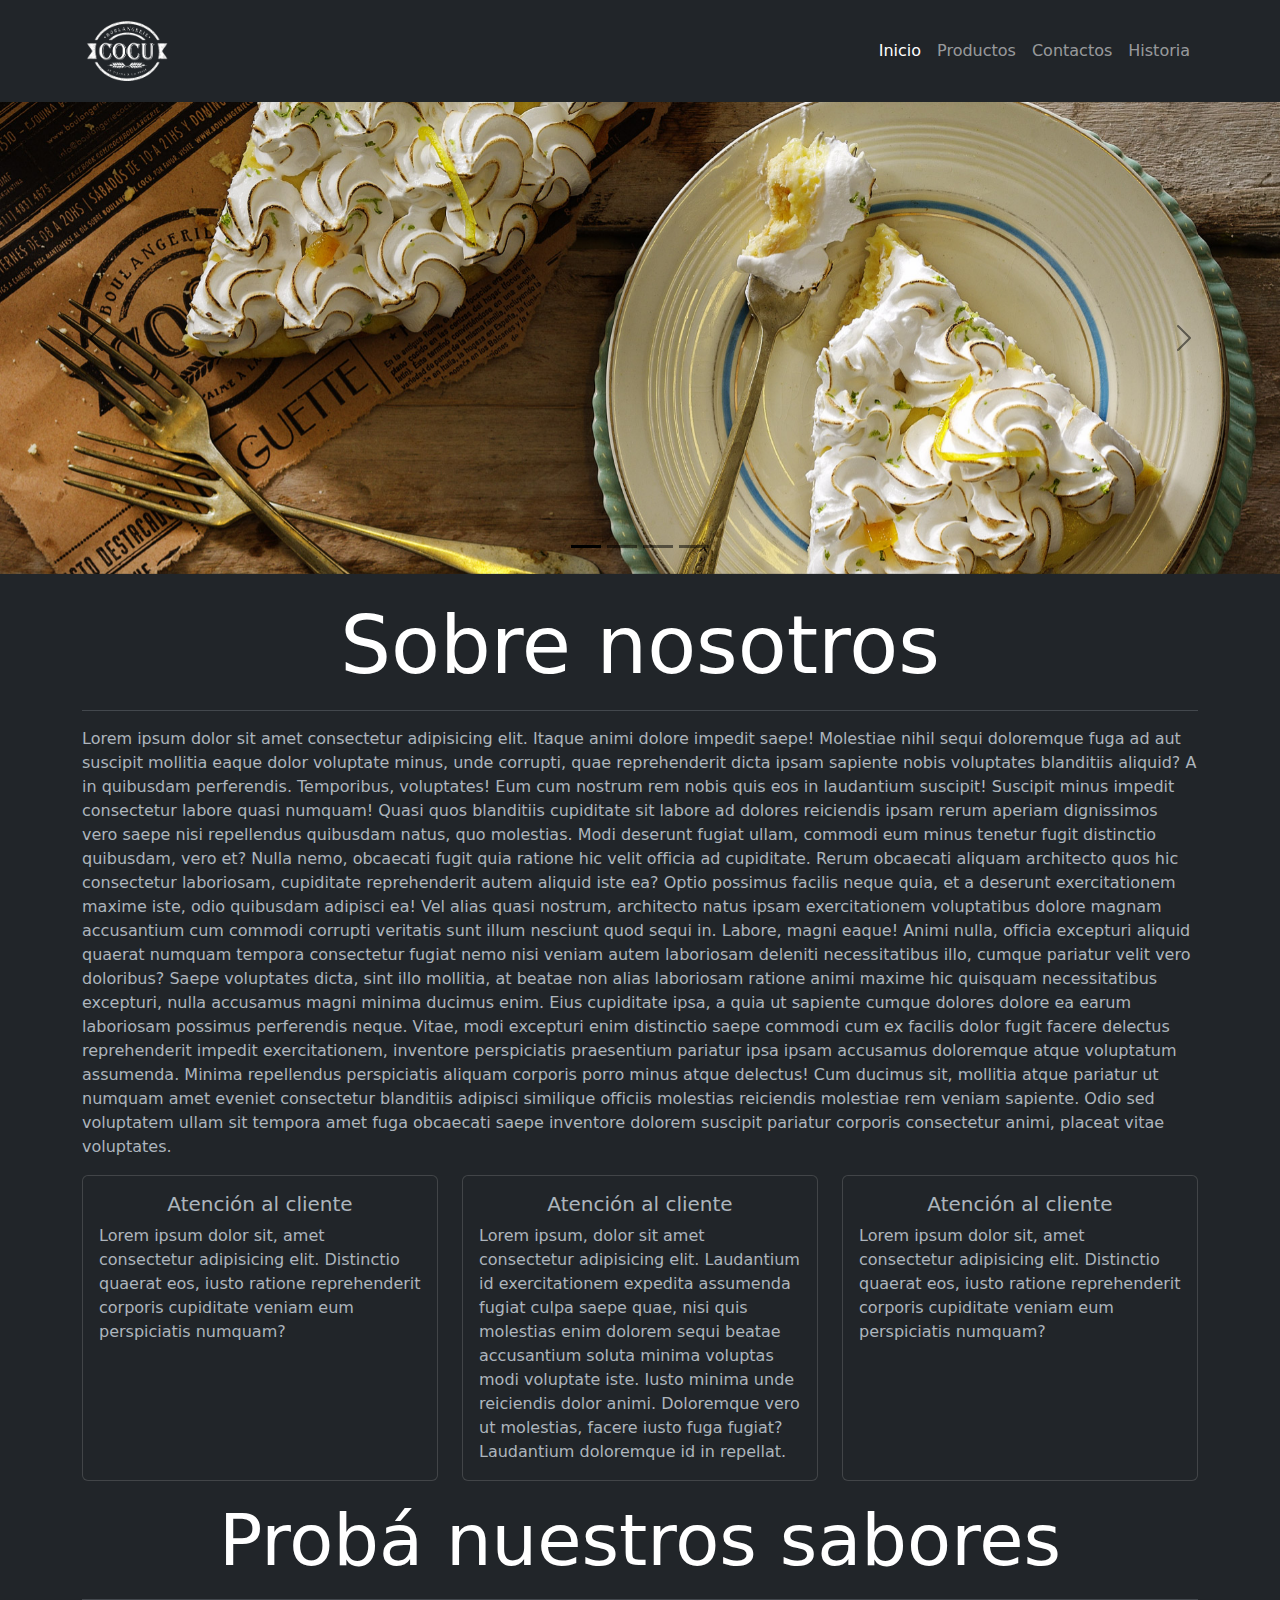
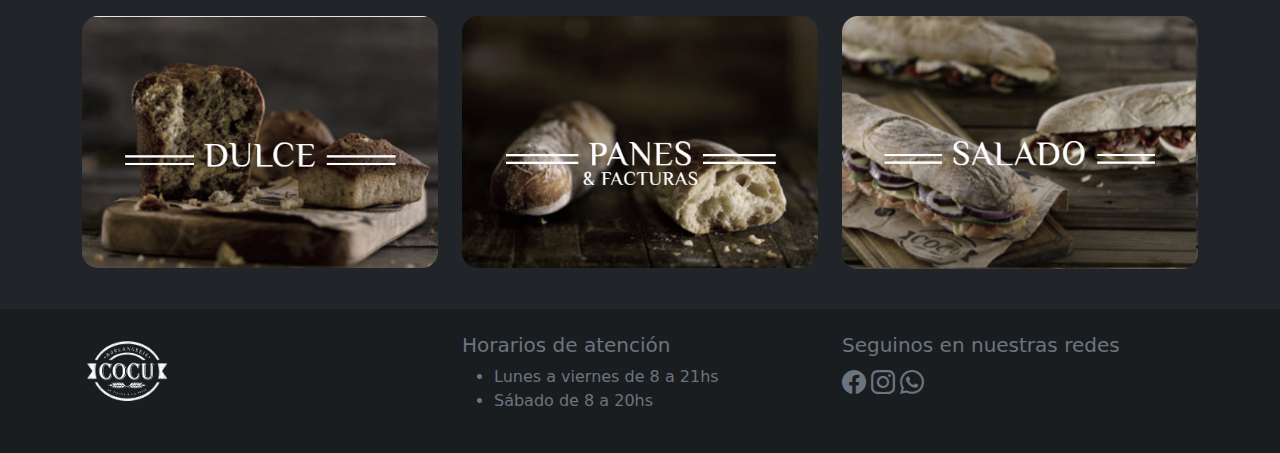
<file: index.html>
<!DOCTYPE html>
<html lang="es" data-bs-theme="dark">
  <head>
    <meta charset="UTF-8" />
    <meta http-equiv="X-UA-Compatible" content="IE=edge" />
    <meta name="viewport" content="width=device-width, initial-scale=1.0" />
    <meta name="description" content="Página oficial de la panaderia Cocu" />
    <meta name="author" content="Santiago Antich Llarrull" />
    <meta name="keywords" content="pan, panadería, cocu" />
    <link rel="stylesheet" href="./css/bootstrap.min.css" />
    <link
      rel="stylesheet"
      href="https://cdn.jsdelivr.net/npm/bootstrap-icons@1.10.2/font/bootstrap-icons.css"
    />
    <link rel="stylesheet" href="./css/style.css" />
    <title>Panaderia Cocu</title>
  </head>
  <body>
    <header>
      <nav class="navbar navbar-expand-lg bg-dark navbar-dark">
        <div class="container">
          <a class="navbar-brand" href="index.html">
            <img
              src="./img/cocu_logo-450.png"
              alt="Logo de la panadería Cocu"
              width="90px"
            />
          </a>
          <button
            class="navbar-toggler"
            type="button"
            data-bs-toggle="collapse"
            data-bs-target="#navbarSupportedContent"
            aria-controls="navbarSupportedContent"
            aria-expanded="false"
            aria-label="Toggle navigation"
          >
            <span class="navbar-toggler-icon"></span>
          </button>
          <div class="collapse navbar-collapse" id="navbarSupportedContent">
            <ul class="navbar-nav ms-auto mb-2 mb-lg-0">
              <li class="nav-item">
                <a
                  class="nav-link active"
                  aria-current="page"
                  href="./index.html"
                  >Inicio</a
                >
              </li>
              <li class="nav-item">
                <a class="nav-link" href="./pages/productos.html">Productos</a>
              </li>
              <li class="nav-item">
                <a class="nav-link" href="./pages/contactos.html">Contactos</a>
              </li>
              <li class="nav-item">
                <a class="nav-link" href="./pages/historia.html">Historia</a>
              </li>
            </ul>
          </div>
        </div>
      </nav>
    </header>
    <main>
      <section id="bannerPrincipal" class="carousel slide" data-bs-ride="true">
        <div class="carousel-indicators">
          <button
            type="button"
            data-bs-target="#bannerPrincipal"
            data-bs-slide-to="0"
            class="active"
            aria-current="true"
            aria-label="Slide 1"
          ></button>
          <button
            type="button"
            data-bs-target="#bannerPrincipal"
            data-bs-slide-to="1"
            aria-label="Slide 2"
          ></button>
          <button
            type="button"
            data-bs-target="#bannerPrincipal"
            data-bs-slide-to="2"
            aria-label="Slide 3"
          ></button>
          <button
            type="button"
            data-bs-target="#bannerPrincipal"
            data-bs-slide-to="3"
            aria-label="Slide 4"
          ></button>
        </div>
        <div class="carousel-inner">
          <div class="carousel-item active">
            <img
              src="./img/slider_201603_lemonpie.jpg"
              class="d-block w-100 banner"
              alt="Lemon Pie"
            />
          </div>
          <div class="carousel-item">
            <img
              src="./img/slider_201603_painchoco.jpg"
              class="d-block w-100 banner"
              alt="Facturas"
            />
          </div>
          <div class="carousel-item">
            <img
              src="./img/slider_201603_sandwich.jpg"
              class="d-block w-100 banner"
              alt="Sandwich"
            />
          </div>
          <div class="carousel-item">
            <img
              src="./img/slider_201603_painchoco.jpg"
              class="d-block w-100 banner"
              alt="Facturas"
            />
          </div>
        </div>
        <button
          class="carousel-control-prev"
          type="button"
          data-bs-target="#bannerPrincipal"
          data-bs-slide="prev"
        >
          <span class="carousel-control-prev-icon" aria-hidden="true"></span>
          <span class="visually-hidden">Previous</span>
        </button>
        <button
          class="carousel-control-next"
          type="button"
          data-bs-target="#bannerPrincipal"
          data-bs-slide="next"
        >
          <span class="carousel-control-next-icon" aria-hidden="true"></span>
          <span class="visually-hidden">Next</span>
        </button>
        <button
          class="carousel-control-prev"
          type="button"
          data-bs-target="#bannerPrincipal"
          data-bs-slide="prev"
        >
          <span class="carousel-control-prev-icon" aria-hidden="true"></span>
          <span class="visually-hidden">Previous</span>
        </button>
      </section>
      <section class="container my-4">
        <h1 class="display-1 text-center">Sobre nosotros</h1>
        <hr />
        <p>
          Lorem ipsum dolor sit amet consectetur adipisicing elit. Itaque animi
          dolore impedit saepe! Molestiae nihil sequi doloremque fuga ad aut
          suscipit mollitia eaque dolor voluptate minus, unde corrupti, quae
          reprehenderit dicta ipsam sapiente nobis voluptates blanditiis
          aliquid? A in quibusdam perferendis. Temporibus, voluptates! Eum cum
          nostrum rem nobis quis eos in laudantium suscipit! Suscipit minus
          impedit consectetur labore quasi numquam! Quasi quos blanditiis
          cupiditate sit labore ad dolores reiciendis ipsam rerum aperiam
          dignissimos vero saepe nisi repellendus quibusdam natus, quo
          molestias. Modi deserunt fugiat ullam, commodi eum minus tenetur fugit
          distinctio quibusdam, vero et? Nulla nemo, obcaecati fugit quia
          ratione hic velit officia ad cupiditate. Rerum obcaecati aliquam
          architecto quos hic consectetur laboriosam, cupiditate reprehenderit
          autem aliquid iste ea? Optio possimus facilis neque quia, et a
          deserunt exercitationem maxime iste, odio quibusdam adipisci ea! Vel
          alias quasi nostrum, architecto natus ipsam exercitationem
          voluptatibus dolore magnam accusantium cum commodi corrupti veritatis
          sunt illum nesciunt quod sequi in. Labore, magni eaque! Animi nulla,
          officia excepturi aliquid quaerat numquam tempora consectetur fugiat
          nemo nisi veniam autem laboriosam deleniti necessitatibus illo, cumque
          pariatur velit vero doloribus? Saepe voluptates dicta, sint illo
          mollitia, at beatae non alias laboriosam ratione animi maxime hic
          quisquam necessitatibus excepturi, nulla accusamus magni minima
          ducimus enim. Eius cupiditate ipsa, a quia ut sapiente cumque dolores
          dolore ea earum laboriosam possimus perferendis neque. Vitae, modi
          excepturi enim distinctio saepe commodi cum ex facilis dolor fugit
          facere delectus reprehenderit impedit exercitationem, inventore
          perspiciatis praesentium pariatur ipsa ipsam accusamus doloremque
          atque voluptatum assumenda. Minima repellendus perspiciatis aliquam
          corporis porro minus atque delectus! Cum ducimus sit, mollitia atque
          pariatur ut numquam amet eveniet consectetur blanditiis adipisci
          similique officiis molestias reiciendis molestiae rem veniam sapiente.
          Odio sed voluptatem ullam sit tempora amet fuga obcaecati saepe
          inventore dolorem suscipit pariatur corporis consectetur animi,
          placeat vitae voluptates.
        </p>
        <article class="row">
          <aside class="col-md-4 mb-3">
            <div class="card h-100">
              <div class="card-body">
                <h5 class="card-title text-center">Atención al cliente</h5>
                <p class="card-text">
                  Lorem ipsum dolor sit, amet consectetur adipisicing elit.
                  Distinctio quaerat eos, iusto ratione reprehenderit corporis
                  cupiditate veniam eum perspiciatis numquam?
                </p>
              </div>
            </div>
          </aside>
          <aside class="col-md-4 mb-3">
            <div class="card h-100">
              <div class="card-body">
                <h5 class="card-title text-center">Atención al cliente</h5>
                <p class="card-text">
                  Lorem ipsum, dolor sit amet consectetur adipisicing elit.
                  Laudantium id exercitationem expedita assumenda fugiat culpa
                  saepe quae, nisi quis molestias enim dolorem sequi beatae
                  accusantium soluta minima voluptas modi voluptate iste. Iusto
                  minima unde reiciendis dolor animi. Doloremque vero ut
                  molestias, facere iusto fuga fugiat? Laudantium doloremque id
                  in repellat.
                </p>
              </div>
            </div>
          </aside>
          <aside class="col-md-4 mb-3">
            <div class="card h-100">
              <div class="card-body">
                <h5 class="card-title text-center">Atención al cliente</h5>
                <p class="card-text">
                  Lorem ipsum dolor sit, amet consectetur adipisicing elit.
                  Distinctio quaerat eos, iusto ratione reprehenderit corporis
                  cupiditate veniam eum perspiciatis numquam?
                </p>
              </div>
            </div>
          </aside>
        </article>
        <h2 class="display-2 text-center">Probá nuestros sabores</h2>
        <hr />
        <article class="row">
          <aside class="col-md-4 mb-3">
            <img
              src="/img/dulce.png"
              alt="Pan dulce"
              class="w-100 rounded-4 filtroCategorias"
            />
          </aside>
          <aside class="col-md-4 mb-3">
            <img
              src="/img/panyfactura.png"
              alt="Pan"
              class="w-100 rounded-4 filtroCategorias"
            />
          </aside>
          <aside class="col-md-4 mb-3">
            <img
              src="/img/salado.png"
              alt="Sandwich"
              class="w-100 rounded-4 filtroCategorias"
            />
          </aside>
        </article>
      </section>
    </main>

    <footer class="bg-dark-subtle text-secondary py-4 logoFooter">
      <section class="container">
        <article class="row">
          <aside class="col-md-4">
            <img
              width="90px"
              src="/img/cocu_logo-450.png"
              alt="Logo panadería Cocu"
            />
          </aside>
          <aside class="col-md-4">
            <h5 class="text-secondary">Horarios de atención</h5>
            <ul>
              <li>Lunes a viernes de 8 a 21hs</li>
              <li>Sábado de 8 a 20hs</li>
            </ul>
          </aside>
          <aside class="col-md-4">
            <h5 class="text-secondary">Seguinos en nuestras redes</h5>
            <div class="text-center text-md-start">
              <a class="text-secondary fs-4" href="/pages/error404.html"
                ><i class="bi bi-facebook"></i
              ></a>
              <a class="text-secondary fs-4" href="/pages/error404.html"
                ><i class="bi bi-instagram"></i
              ></a>
              <a class="text-secondary fs-4" href="/pages/error404.html"
                ><i class="bi bi-whatsapp"></i
              ></a>
            </div>
          </aside>
        </article>
      </section>
    </footer>
    <script src="/js/bootstrap.min.js"></script>
  </body>
</html>
</file>
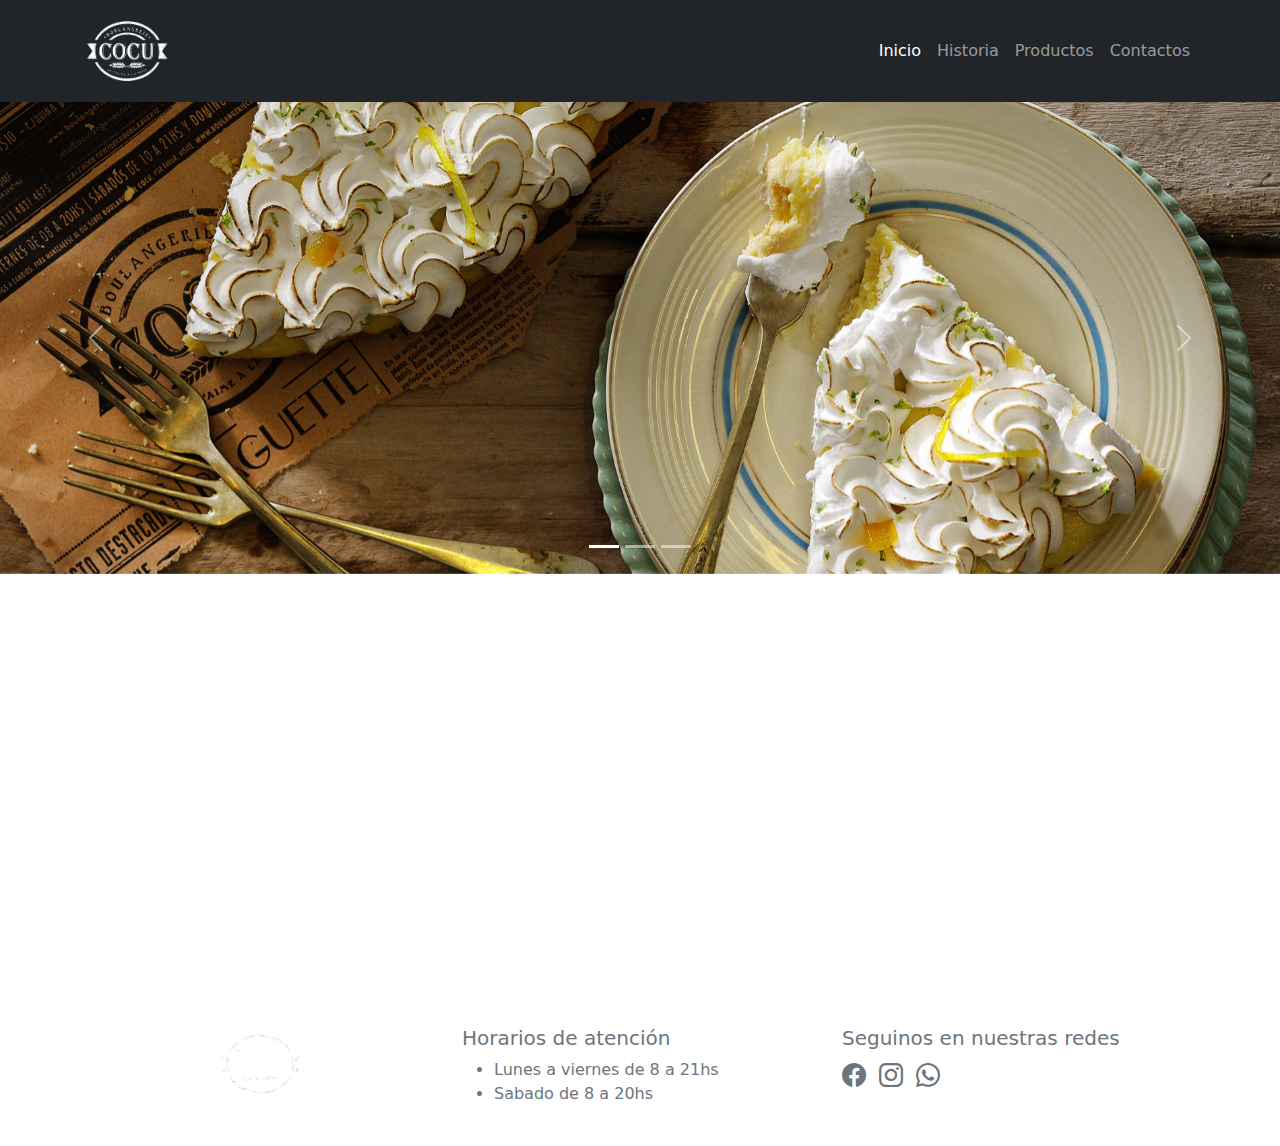
<file: extras/03-panaderiaCocu/index.html>
<!DOCTYPE html>
<html lang="es">
  <head>
    <meta charset="UTF-8" />
    <meta http-equiv="X-UA-Compatible" content="IE=edge" />
    <meta name="viewport" content="width=device-width, initial-scale=1.0" />
    <!-- agregas las 3 etiquetas meta -->
    <link rel="stylesheet" href="./css/bootstrap.min.css" />
    <link
      rel="stylesheet"
      href="https://cdn.jsdelivr.net/npm/bootstrap-icons@1.10.2/font/bootstrap-icons.css"
    />
    <link rel="stylesheet" href="./css/style.css" />
    <title>Panaderia Cocu</title>
  </head>
  <body>
    <header>
      <nav class="navbar navbar-expand-lg bg-dark navbar-dark">
        <div class="container">
          <a class="navbar-brand" href="index.html">
            <img
              src="./img/cocu_logo-450.png"
              alt="logo panaderia cocu"
              width="90px"
            />
          </a>
          <button
            class="navbar-toggler"
            type="button"
            data-bs-toggle="collapse"
            data-bs-target="#navbarSupportedContent"
            aria-controls="navbarSupportedContent"
            aria-expanded="false"
            aria-label="Toggle navigation"
          >
            <span class="navbar-toggler-icon"></span>
          </button>
          <div class="collapse navbar-collapse" id="navbarSupportedContent">
            <ul class="navbar-nav ms-auto mb-2 mb-lg-0">
              <li class="nav-item">
                <a class="nav-link active" aria-current="page" href="index.html"
                  >Inicio</a
                >
              </li>
              <li class="nav-item">
                <a class="nav-link" href="./pages/historia.html">Historia</a>
              </li>
              <li class="nav-item">
                <a class="nav-link" href="./pages/productos.html">Productos</a>
              </li>
              <li class="nav-item">
                <a class="nav-link" href="./pages/contactos.html">Contactos</a>
              </li>
            </ul>
          </div>
        </div>
      </nav>
    </header>
    <main>
      <section id="carouselExampleIndicators" class="carousel slide" data-bs-ride="true">
        <div class="carousel-indicators">
          <button type="button" data-bs-target="#carouselExampleIndicators" data-bs-slide-to="0" class="active" aria-current="true" aria-label="Slide 1"></button>
          <button type="button" data-bs-target="#carouselExampleIndicators" data-bs-slide-to="1" aria-label="Slide 2"></button>
          <button type="button" data-bs-target="#carouselExampleIndicators" data-bs-slide-to="2" aria-label="Slide 3"></button>
        </div>
        <div class="carousel-inner">
          <div class="carousel-item active">
            <img src="./img/slider_201603_lemonpie.jpg" class="d-block w-100 banner" alt="...">
          </div>
          <div class="carousel-item">
            <img src="./img/slider_201603_painchoco.jpg" class="d-block w-100 banner" alt="...">
          </div>
          <div class="carousel-item">
            <img src="./img/slider_201603_sandwich.jpg" class="d-block w-100 banner" alt="...">
          </div>
        </div>
        <button class="carousel-control-prev" type="button" data-bs-target="#carouselExampleIndicators" data-bs-slide="prev">
          <span class="carousel-control-prev-icon" aria-hidden="true"></span>
          <span class="visually-hidden">Previous</span>
        </button>
        <button class="carousel-control-next" type="button" data-bs-target="#carouselExampleIndicators" data-bs-slide="next">
          <span class="carousel-control-next-icon" aria-hidden="true"></span>
          <span class="visually-hidden">Next</span>
        </button>
      </section>
    </main>
    <footer class="bg-dark-subtle text-secondary py-4">
      <section class="container">
        <article class="row">
          <aside class="col-12 col-md-4 text-center">
            <img
              src="./img/cocu_logo-450.png"
              alt="Logo panaderia cocu"
              width="90px"
            />
          </aside>
          <aside class="col-12 col-md-4">
            <h5 class="text-secondary">Horarios de atención</h5>
            <ul>
              <li>Lunes a viernes de 8 a 21hs</li>
              <li>Sabado de 8 a 20hs</li>
            </ul>
          </aside>
          <aside class="col-12 col-md-4">
            <h5 class="text-secondary">Seguinos en nuestras redes</h5>
            <div class="text-center text-md-start">
              <a href="./pages/error404.html" class="text-secondary fs-4"><i class="bi bi-facebook"></i></a>
              <a href="./pages/error404.html" class="text-secondary fs-4 mx-2"><i class="bi bi-instagram"></i></a>
              <a href="./pages/error404.html" class="text-secondary fs-4"><i class="bi bi-whatsapp"></i></a>
            </div>
          </aside>
        </article>
      </section>
    </footer>
    <script src="./js/bootstrap.min.js"></script>
  </body>
</html>
</file>
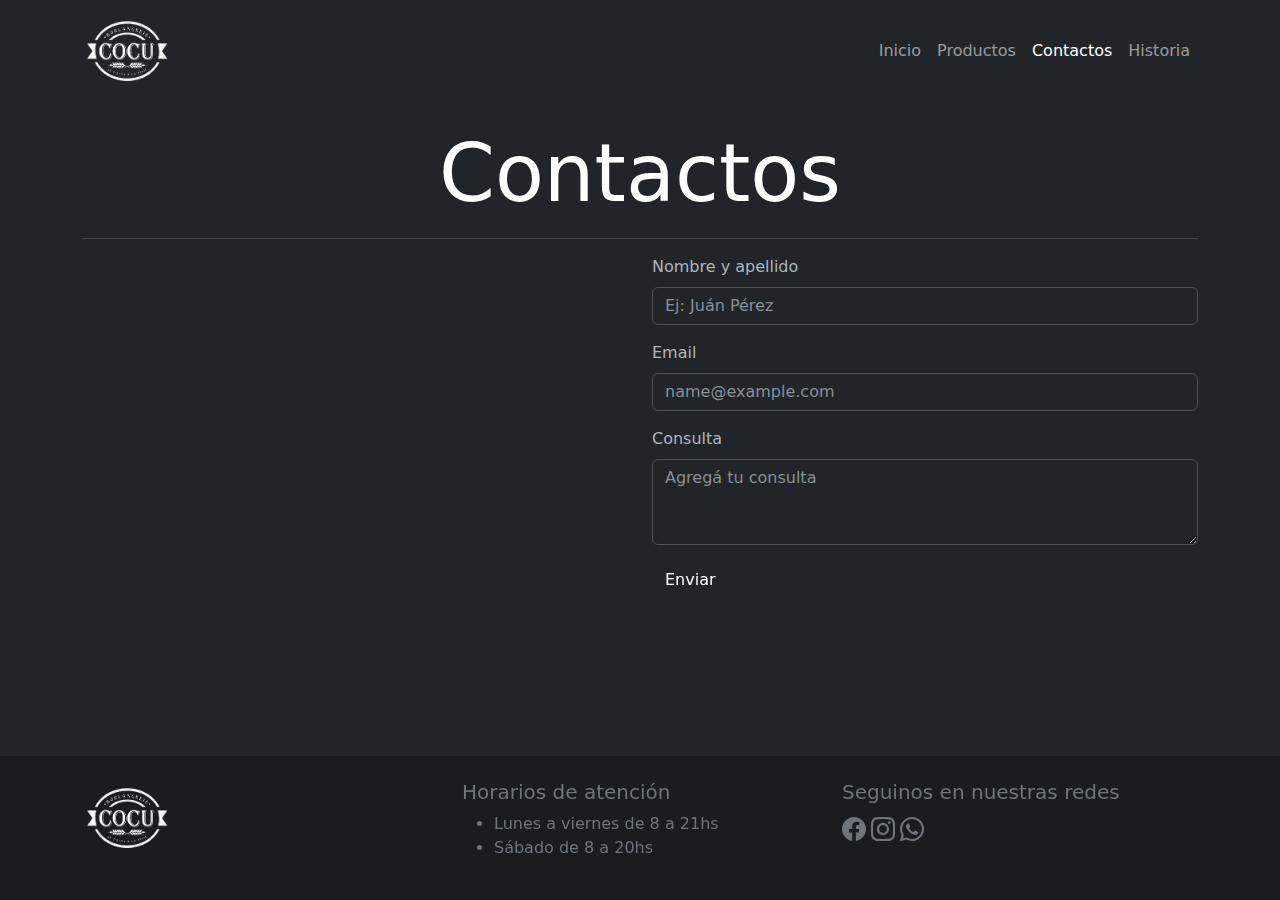
<file: pages/contactos.html>
<!DOCTYPE html>
<html lang="es" data-bs-theme="dark">
  <head>
    <meta charset="UTF-8" />
    <meta http-equiv="X-UA-Compatible" content="IE=edge" />
    <meta name="viewport" content="width=device-width, initial-scale=1.0" />
    <meta name="description" content="Página oficial de la panaderia Cocu" />
    <meta name="author" content="Santiago Antich Llarrull" />
    <meta name="keywords" content="pan, panadería, cocu" />
    <link rel="stylesheet" href="/css/bootstrap.min.css" />
    <link
      rel="stylesheet"
      href="https://cdn.jsdelivr.net/npm/bootstrap-icons@1.10.2/font/bootstrap-icons.css"
    />
    <link rel="stylesheet" href="/css/style.css" />
    <title>Panaderia Cocu</title>
  </head>
  <body>
    <header>
      <nav class="navbar navbar-expand-lg bg-dark navbar-dark">
        <div class="container">
          <a class="navbar-brand" href="/index.html">
            <img
              src="/img/cocu_logo-450.png"
              alt="Logo de la panadería Cocu"
              width="90px"
            />
          </a>
          <button
            class="navbar-toggler"
            type="button"
            data-bs-toggle="collapse"
            data-bs-target="#navbarSupportedContent"
            aria-controls="navbarSupportedContent"
            aria-expanded="false"
            aria-label="Toggle navigation"
          >
            <span class="navbar-toggler-icon"></span>
          </button>
          <div class="collapse navbar-collapse" id="navbarSupportedContent">
            <ul class="navbar-nav ms-auto mb-2 mb-lg-0">
              <li class="nav-item">
                <a class="nav-link" aria-current="page" href="/index.html"
                  >Inicio</a
                >
              </li>
              <li class="nav-item">
                <a class="nav-link" href="/pages/productos.html">Productos</a>
              </li>
              <li class="nav-item">
                <a class="nav-link active" href="/pages/contactos.html">Contactos</a>
              </li>
              <li class="nav-item">
                <a class="nav-link" href="/pages/historia.html">Historia</a>
              </li>
            </ul>
          </div>
        </div>
      </nav>
    </header>
    <main class="container my-4">
      <h1 class="display-1 text-center">Contactos</h1>
      <hr>
      <section class="row">
        <aside class="col-md-6 mb-3">
          <iframe class="w-100" src="https://www.google.com/maps/embed?pb=!1m18!1m12!1m3!1d14240.40891279712!2d-65.21593511338031!3d-26.83670063188338!2m3!1f0!2f0!3f0!3m2!1i1024!2i768!4f13.1!3m3!1m2!1s0x94225d3ad7f30f1d%3A0xf8606cd659b8e3e4!2sRollingCode%20School!5e0!3m2!1sen!2sar!4v1672322605560!5m2!1sen!2sar" height="450" style="border:0;" allowfullscreen="" loading="lazy" referrerpolicy="no-referrer-when-downgrade"></iframe>
        </aside>
        <aside class="col-md-6">
          <form>
            <div class="mb-3">
              <label for="contactoFormControlInput1" class="form-label">Nombre y apellido</label>
              <input type="text" required class="form-control" minlength="5" maxlength="120" id="contactoFormControlInput1" placeholder="Ej: Juán Pérez">
            </div>
            <div class="mb-3">
              <label for="contactoFormControlInput1" class="form-label">Email</label>
              <input type="email" required class="form-control" minlength="5" maxlength="120" id="contactoFormControlInput1" placeholder="name@example.com">
            </div>
            <div class="mb-3">
              <label for="contactoFormControlTextarea1" class="form-label">Consulta</label>
              <textarea class="form-control" type="text" id="contactoFormControlTextarea1" minlength="5" maxlength="1000" rows="3" placeholder="Agregá tu consulta"></textarea>
            </div>
            <button type="submit" class="btn bg-dark text-light">Enviar</button>
          </form>
        </aside>
      </section>
    </main>
    <footer class="bg-dark-subtle text-secondary py-4 logoFooter">
        <section class="container">
          <article class="row">
            <aside class="col-md-4">
              <img width="90px" src="/img/cocu_logo-450.png" alt="Logo panadería Cocu">
            </aside>
            <aside class="col-md-4">
              <h5 class="text-secondary">Horarios de atención</h5>
              <ul>
                <li>Lunes a viernes de 8 a 21hs</li>
                <li>Sábado de 8 a 20hs</li>
              </ul>
            </aside>
            <aside class="col-md-4">
              <h5 class="text-secondary">Seguinos en nuestras redes</h5>
              <div class="text-center text-md-start">
              <a class="text-secondary fs-4" href="/pages/error404.html"><i class="bi bi-facebook"></i></a>
              <a class="text-secondary fs-4" href="/pages/error404.html"><i class="bi bi-instagram"></i></a>
              <a class="text-secondary fs-4" href="/pages/error404.html"><i class="bi bi-whatsapp"></i></a>
            </div>
            </aside>
          </article>
        </section>
      </footer>
      <script src="/js/bootstrap.min.js"></script>
    </body>
  </html>
</file>
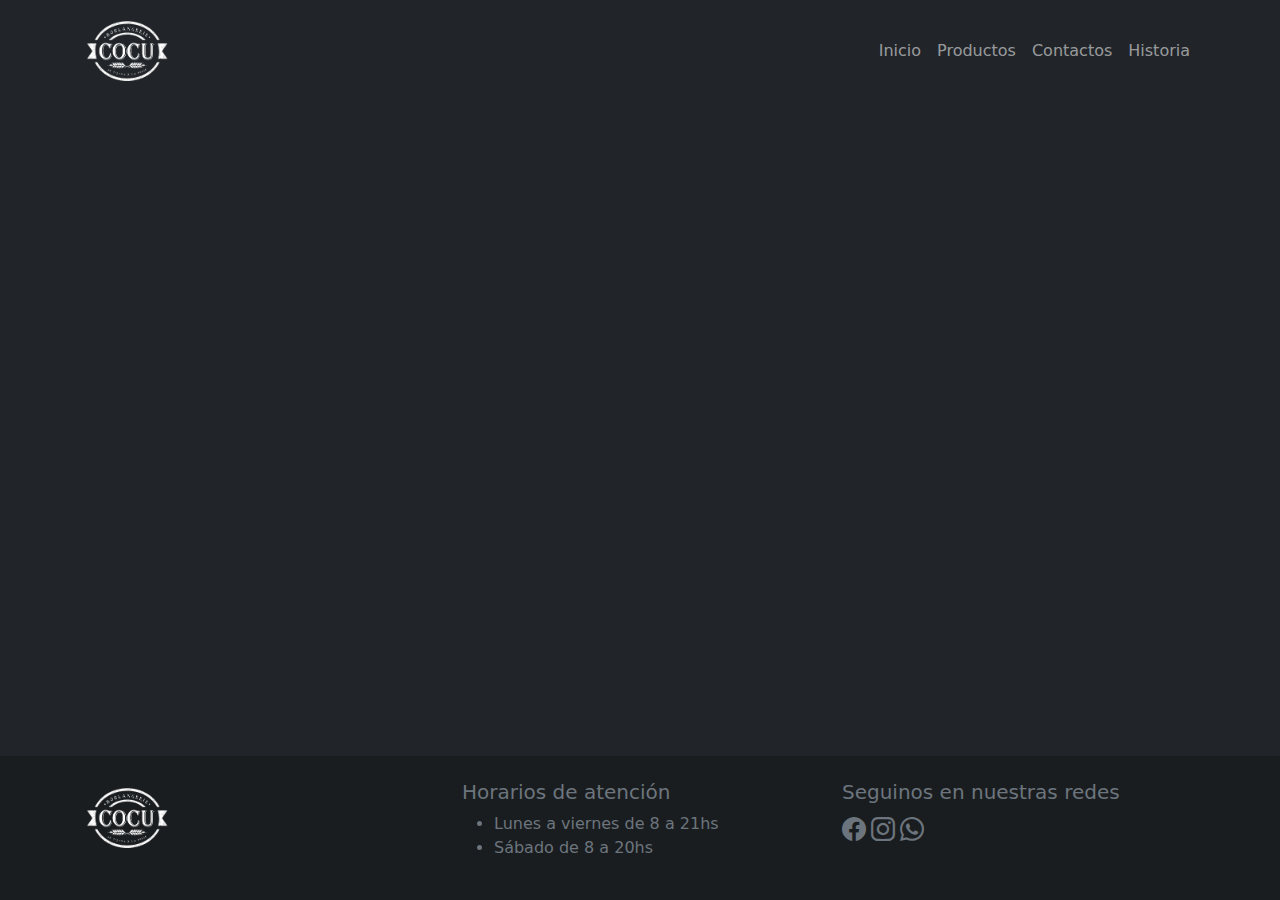
<file: pages/error404.html>
<!DOCTYPE html>
<html lang="es" data-bs-theme="dark">
  <head>
    <meta charset="UTF-8" />
    <meta http-equiv="X-UA-Compatible" content="IE=edge" />
    <meta name="viewport" content="width=device-width, initial-scale=1.0" />
    <meta name="description" content="Página oficial de la panaderia Cocu" />
    <meta name="author" content="Santiago Antich Llarrull" />
    <meta name="keywords" content="pan, panadería, cocu" />
    <link rel="stylesheet" href="/css/bootstrap.min.css" />
    <link
      rel="stylesheet"
      href="https://cdn.jsdelivr.net/npm/bootstrap-icons@1.10.2/font/bootstrap-icons.css"
    />
    <link rel="stylesheet" href="/css/style.css" />
    <title>Panaderia Cocu</title>
  </head>
  <body>
    <header>
      <nav class="navbar navbar-expand-lg bg-dark navbar-dark">
        <div class="container">
          <a class="navbar-brand" href="/index.html">
            <img
              src="/img/cocu_logo-450.png"
              alt="Logo de la panadería Cocu"
              width="90px"
            />
          </a>
          <button
            class="navbar-toggler"
            type="button"
            data-bs-toggle="collapse"
            data-bs-target="#navbarSupportedContent"
            aria-controls="navbarSupportedContent"
            aria-expanded="false"
            aria-label="Toggle navigation"
          >
            <span class="navbar-toggler-icon"></span>
          </button>
          <div class="collapse navbar-collapse" id="navbarSupportedContent">
            <ul class="navbar-nav ms-auto mb-2 mb-lg-0">
              <li class="nav-item">
                <a class="nav-link" aria-current="page" href="/index.html"
                  >Inicio</a
                >
              </li>
              <li class="nav-item">
                <a class="nav-link" href="/pages/productos.html">Productos</a>
              </li>
              <li class="nav-item">
                <a class="nav-link" href="/pages/contactos.html">Contactos</a>
              </li>
              <li class="nav-item">
                <a class="nav-link" href="/pages/historia.html">Historia</a>
              </li>
            </ul>
          </div>
        </div>
      </nav>
    </header>
    <main>
    </main>
    <footer class="bg-dark-subtle text-secondary py-4 logoFooter">
        <section class="container">
          <article class="row">
            <aside class="col-md-4">
              <img width="90px" src="/img/cocu_logo-450.png" alt="Logo panadería Cocu">
            </aside>
            <aside class="col-md-4">
              <h5 class="text-secondary">Horarios de atención</h5>
              <ul>
                <li>Lunes a viernes de 8 a 21hs</li>
                <li>Sábado de 8 a 20hs</li>
              </ul>
            </aside>
            <aside class="col-md-4">
              <h5 class="text-secondary">Seguinos en nuestras redes</h5>
              <div class="text-center text-md-start">
              <a class="text-secondary fs-4" href="/pages/error404.html"><i class="bi bi-facebook"></i></a>
              <a class="text-secondary fs-4" href="/pages/error404.html"><i class="bi bi-instagram"></i></a>
              <a class="text-secondary fs-4" href="/pages/error404.html"><i class="bi bi-whatsapp"></i></a>
            </div>
            </aside>
          </article>
        </section>
      </footer>
      <script src="/js/bootstrap.min.js"></script>
    </body>
  </html>
</file>
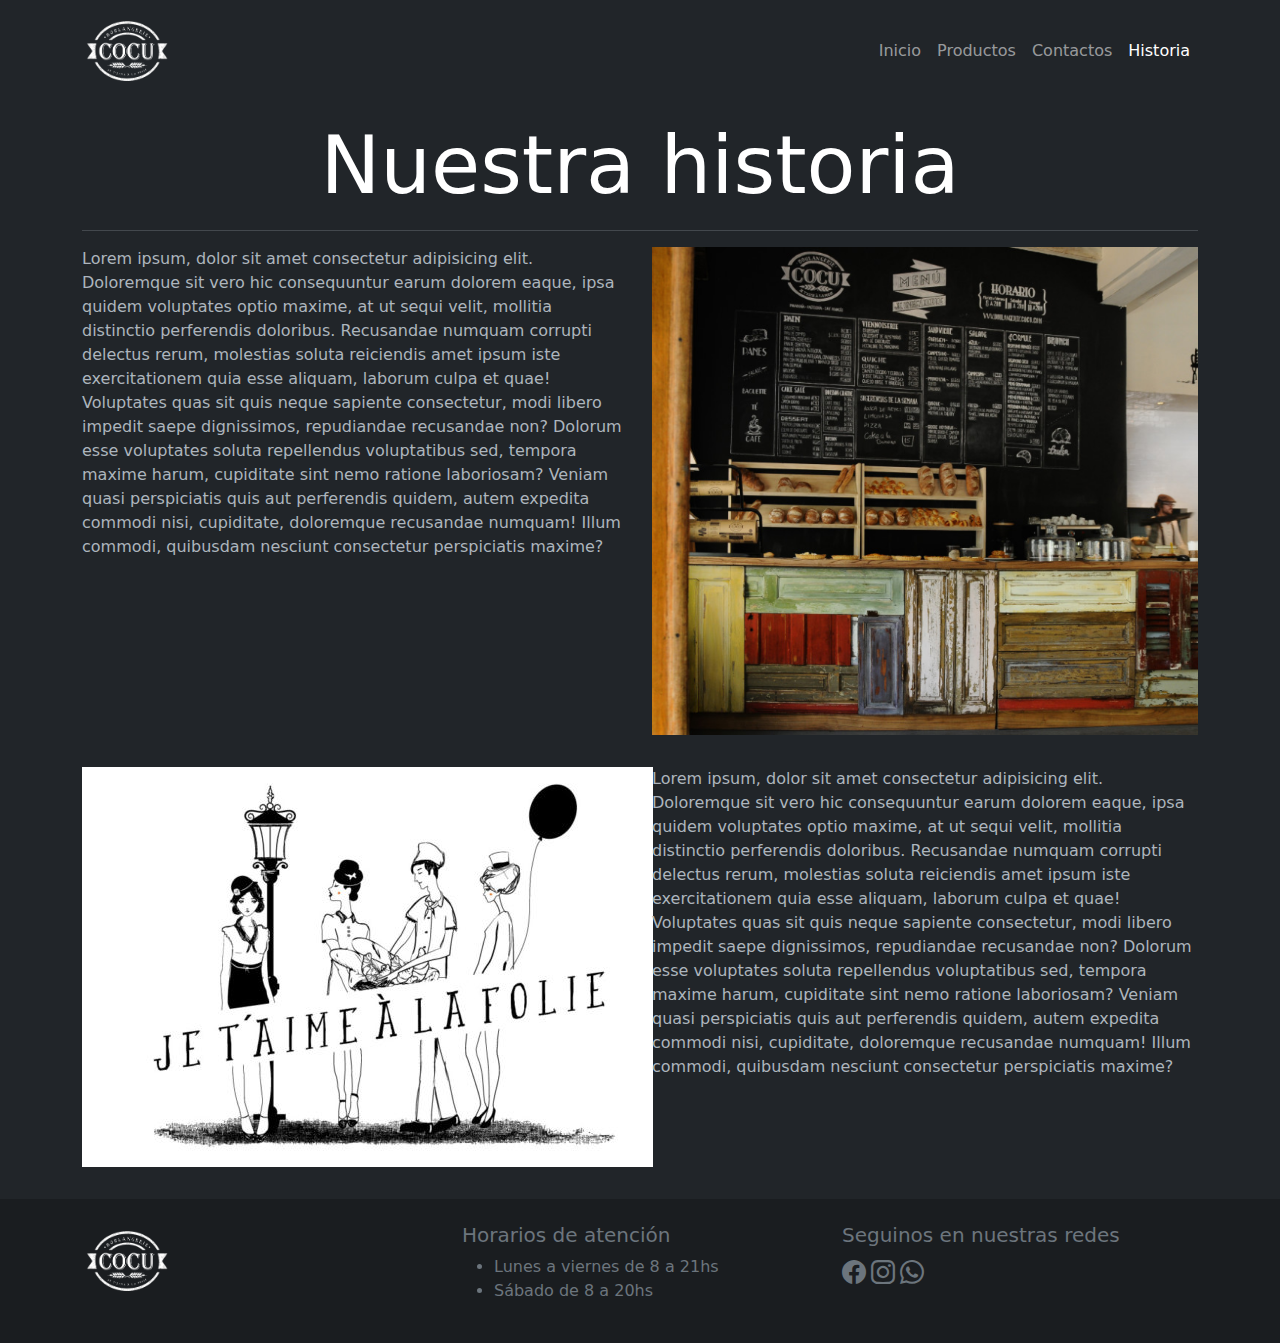
<file: pages/historia.html>
<!DOCTYPE html>
<html lang="es" data-bs-theme="dark">
  <head>
    <meta charset="UTF-8" />
    <meta http-equiv="X-UA-Compatible" content="IE=edge" />
    <meta name="viewport" content="width=device-width, initial-scale=1.0" />
    <meta name="description" content="Página oficial de la panaderia Cocu" />
    <meta name="author" content="Santiago Antich Llarrull" />
    <meta name="keywords" content="pan, panadería, cocu" />
    <link rel="stylesheet" href="/css/bootstrap.min.css" />
    <link
      rel="stylesheet"
      href="https://cdn.jsdelivr.net/npm/bootstrap-icons@1.10.2/font/bootstrap-icons.css"
    />
    <link rel="stylesheet" href="/css/style.css" />
    <title>Panaderia Cocu</title>
  </head>
  <body>
    <header>
      <nav class="navbar navbar-expand-lg bg-dark navbar-dark">
        <div class="container">
          <a class="navbar-brand" href="/index.html">
            <img
              src="/img/cocu_logo-450.png"
              alt="Logo de la panadería Cocu"
              width="90px"
            />
          </a>
          <button
            class="navbar-toggler"
            type="button"
            data-bs-toggle="collapse"
            data-bs-target="#navbarSupportedContent"
            aria-controls="navbarSupportedContent"
            aria-expanded="false"
            aria-label="Toggle navigation"
          >
            <span class="navbar-toggler-icon"></span>
          </button>
          <div class="collapse navbar-collapse" id="navbarSupportedContent">
            <ul class="navbar-nav ms-auto mb-2 mb-lg-0">
              <li class="nav-item">
                <a class="nav-link" aria-current="page" href="/index.html"
                  >Inicio</a
                >
              </li>
              <li class="nav-item">
                <a class="nav-link" href="/pages/productos.html">Productos</a>
              </li>
              <li class="nav-item">
                <a class="nav-link" href="/pages/contactos.html">Contactos</a>
              </li>
              <li class="nav-item">
                <a class="nav-link active" href="/pages/historia.html">Historia</a>
              </li>
            </ul>
          </div>
        </div>
      </nav>
    </header>
    <main class="container my-3">
        <h1 class="display-1 text-center">Nuestra historia</h1>
        <hr>
        <article class="row">
          <aside class="col-md-6 order-md-1 mb-3">
            <img class="w-100 mb-3" src="/img/historia.png" alt="Local">
        </aside>
            <aside class="col-md-6 order-md-0 mb-3">
                <p>Lorem ipsum, dolor sit amet consectetur adipisicing elit. Doloremque sit vero hic consequuntur earum dolorem eaque, ipsa quidem voluptates optio maxime, at ut sequi velit, mollitia distinctio perferendis doloribus. Recusandae numquam corrupti delectus rerum, molestias soluta reiciendis amet ipsum iste exercitationem quia esse aliquam, laborum culpa et quae! Voluptates quas sit quis neque sapiente consectetur, modi libero impedit saepe dignissimos, repudiandae recusandae non? Dolorum esse voluptates soluta repellendus voluptatibus sed, tempora maxime harum, cupiditate sint nemo ratione laboriosam? Veniam quasi perspiciatis quis aut perferendis quidem, autem expedita commodi nisi, cupiditate, doloremque recusandae numquam! Illum commodi, quibusdam nesciunt consectetur perspiciatis maxime?</p>
            </aside>
            <aside class="col-md-6 order-md-2 mb-3">
                <img src="/img/historia2.jpg" alt="Dibujo">
            </aside>
            <aside class="col-md-6 order-md-3">
                <p>Lorem ipsum, dolor sit amet consectetur adipisicing elit. Doloremque sit vero hic consequuntur earum dolorem eaque, ipsa quidem voluptates optio maxime, at ut sequi velit, mollitia distinctio perferendis doloribus. Recusandae numquam corrupti delectus rerum, molestias soluta reiciendis amet ipsum iste exercitationem quia esse aliquam, laborum culpa et quae! Voluptates quas sit quis neque sapiente consectetur, modi libero impedit saepe dignissimos, repudiandae recusandae non? Dolorum esse voluptates soluta repellendus voluptatibus sed, tempora maxime harum, cupiditate sint nemo ratione laboriosam? Veniam quasi perspiciatis quis aut perferendis quidem, autem expedita commodi nisi, cupiditate, doloremque recusandae numquam! Illum commodi, quibusdam nesciunt consectetur perspiciatis maxime?</p>
            </aside>
        </article>
    </main>
    <footer class="bg-dark-subtle text-secondary py-4 logoFooter">
        <section class="container">
          <article class="row">
            <aside class="col-md-4">
              <img width="90px" src="/img/cocu_logo-450.png" alt="Logo panadería Cocu">
            </aside>
            <aside class="col-md-4">
              <h5 class="text-secondary">Horarios de atención</h5>
              <ul>
                <li>Lunes a viernes de 8 a 21hs</li>
                <li>Sábado de 8 a 20hs</li>
              </ul>
            </aside>
            <aside class="col-md-4">
              <h5 class="text-secondary">Seguinos en nuestras redes</h5>
              <div class="text-center text-md-start">
              <a class="text-secondary fs-4" href="/pages/error404.html"><i class="bi bi-facebook"></i></a>
              <a class="text-secondary fs-4" href="/pages/error404.html"><i class="bi bi-instagram"></i></a>
              <a class="text-secondary fs-4" href="/pages/error404.html"><i class="bi bi-whatsapp"></i></a>
            </div>
            </aside>
          </article>
        </section>
      </footer>
      <script src="/js/bootstrap.min.js"></script>
    </body>
  </html>
</file>
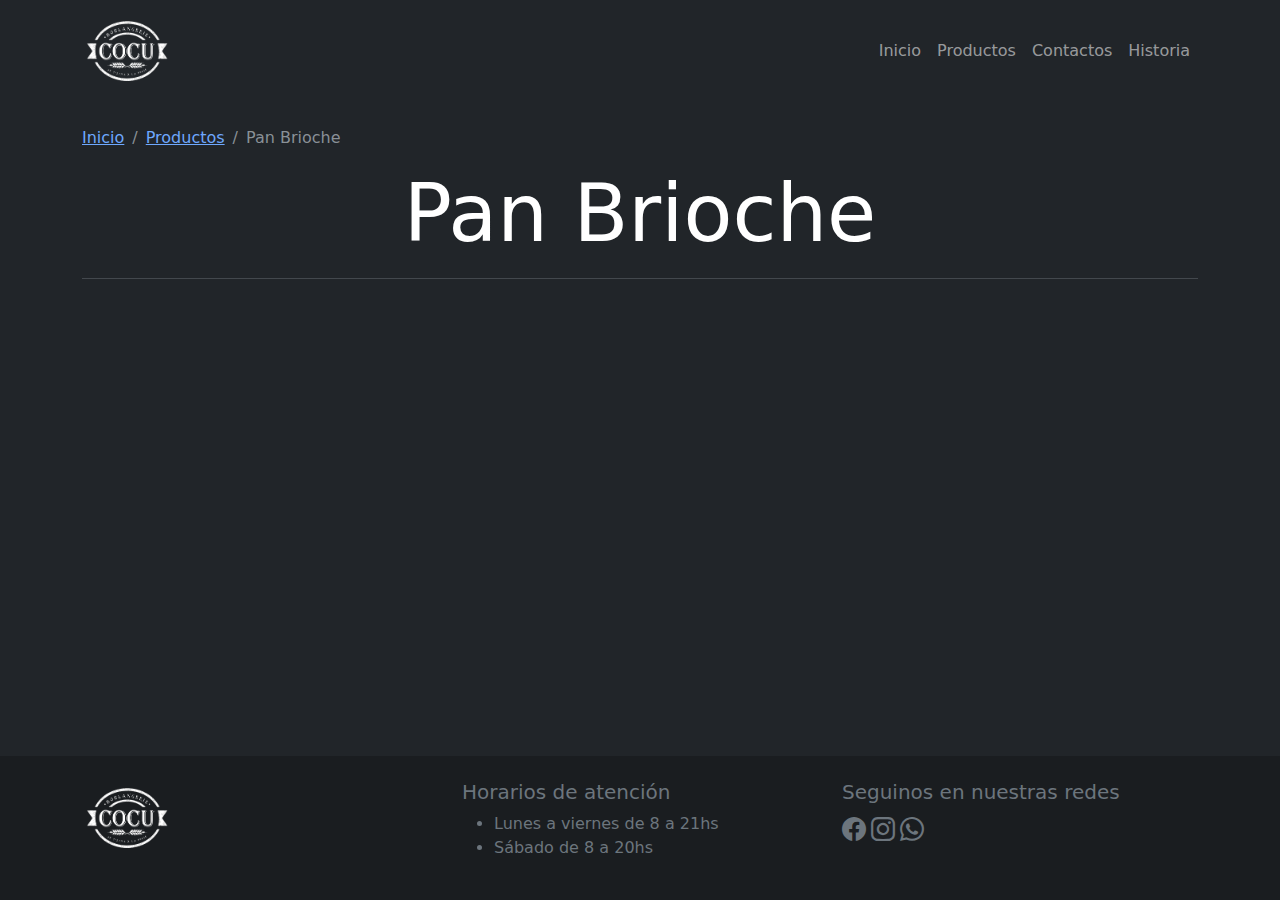
<file: pages/productoPanBrioche.html>
<!DOCTYPE html>
<html lang="es" data-bs-theme="dark">
  <head>
    <meta charset="UTF-8" />
    <meta http-equiv="X-UA-Compatible" content="IE=edge" />
    <meta name="viewport" content="width=device-width, initial-scale=1.0" />
    <meta name="description" content="Página oficial de la panaderia Cocu" />
    <meta name="author" content="Santiago Antich Llarrull" />
    <meta name="keywords" content="pan, panadería, cocu" />
    <link rel="stylesheet" href="/css/bootstrap.min.css" />
    <link
      rel="stylesheet"
      href="https://cdn.jsdelivr.net/npm/bootstrap-icons@1.10.2/font/bootstrap-icons.css"
    />
    <link rel="stylesheet" href="/css/style.css" />
    <title>Panaderia Cocu</title>
  </head>
  <body>
    <header>
      <nav class="navbar navbar-expand-lg bg-dark navbar-dark">
        <div class="container">
          <a class="navbar-brand" href="/index.html">
            <img
              src="/img/cocu_logo-450.png"
              alt="Logo de la panadería Cocu"
              width="90px"
            />
          </a>
          <button
            class="navbar-toggler"
            type="button"
            data-bs-toggle="collapse"
            data-bs-target="#navbarSupportedContent"
            aria-controls="navbarSupportedContent"
            aria-expanded="false"
            aria-label="Toggle navigation"
          >
            <span class="navbar-toggler-icon"></span>
          </button>
          <div class="collapse navbar-collapse" id="navbarSupportedContent">
            <ul class="navbar-nav ms-auto mb-2 mb-lg-0">
              <li class="nav-item">
                <a class="nav-link" aria-current="page" href="/index.html"
                  >Inicio</a
                >
              </li>
              <li class="nav-item">
                <a class="nav-link" href="/pages/productos.html">Productos</a>
              </li>
              <li class="nav-item">
                <a class="nav-link" href="/pages/contactos.html">Contactos</a>
              </li>
              <li class="nav-item">
                <a class="nav-link" href="/pages/historia.html">Historia</a>
              </li>
            </ul>
          </div>
        </div>
      </nav>
    </header>
    <main class="container my-4">
        <nav aria-label="breadcrumb">
            <ol class="breadcrumb">
              <li class="breadcrumb-item"><a href="../index.html">Inicio</a></li>
              <li class="breadcrumb-item"><a href="./productos.html">Productos</a></li>
              <li class="breadcrumb-item active" aria-current="page">Pan Brioche</li>
            </ol>
        </nav>
        <h1 class="display-1 text-center">Pan Brioche</h1>
        <hr>


    </main>
    <footer class="bg-dark-subtle text-secondary py-4 logoFooter">
        <section class="container">
          <article class="row">
            <aside class="col-md-4">
              <img width="90px" src="/img/cocu_logo-450.png" alt="Logo panadería Cocu">
            </aside>
            <aside class="col-md-4">
              <h5 class="text-secondary">Horarios de atención</h5>
              <ul>
                <li>Lunes a viernes de 8 a 21hs</li>
                <li>Sábado de 8 a 20hs</li>
              </ul>
            </aside>
            <aside class="col-md-4">
              <h5 class="text-secondary">Seguinos en nuestras redes</h5>
              <div class="text-center text-md-start">
              <a class="text-secondary fs-4" href="/pages/error404.html"><i class="bi bi-facebook"></i></a>
              <a class="text-secondary fs-4" href="/pages/error404.html"><i class="bi bi-instagram"></i></a>
              <a class="text-secondary fs-4" href="/pages/error404.html"><i class="bi bi-whatsapp"></i></a>
            </div>
            </aside>
          </article>
        </section>
      </footer>
      <script src="/js/bootstrap.min.js"></script>
    </body>
  </html>
</file>
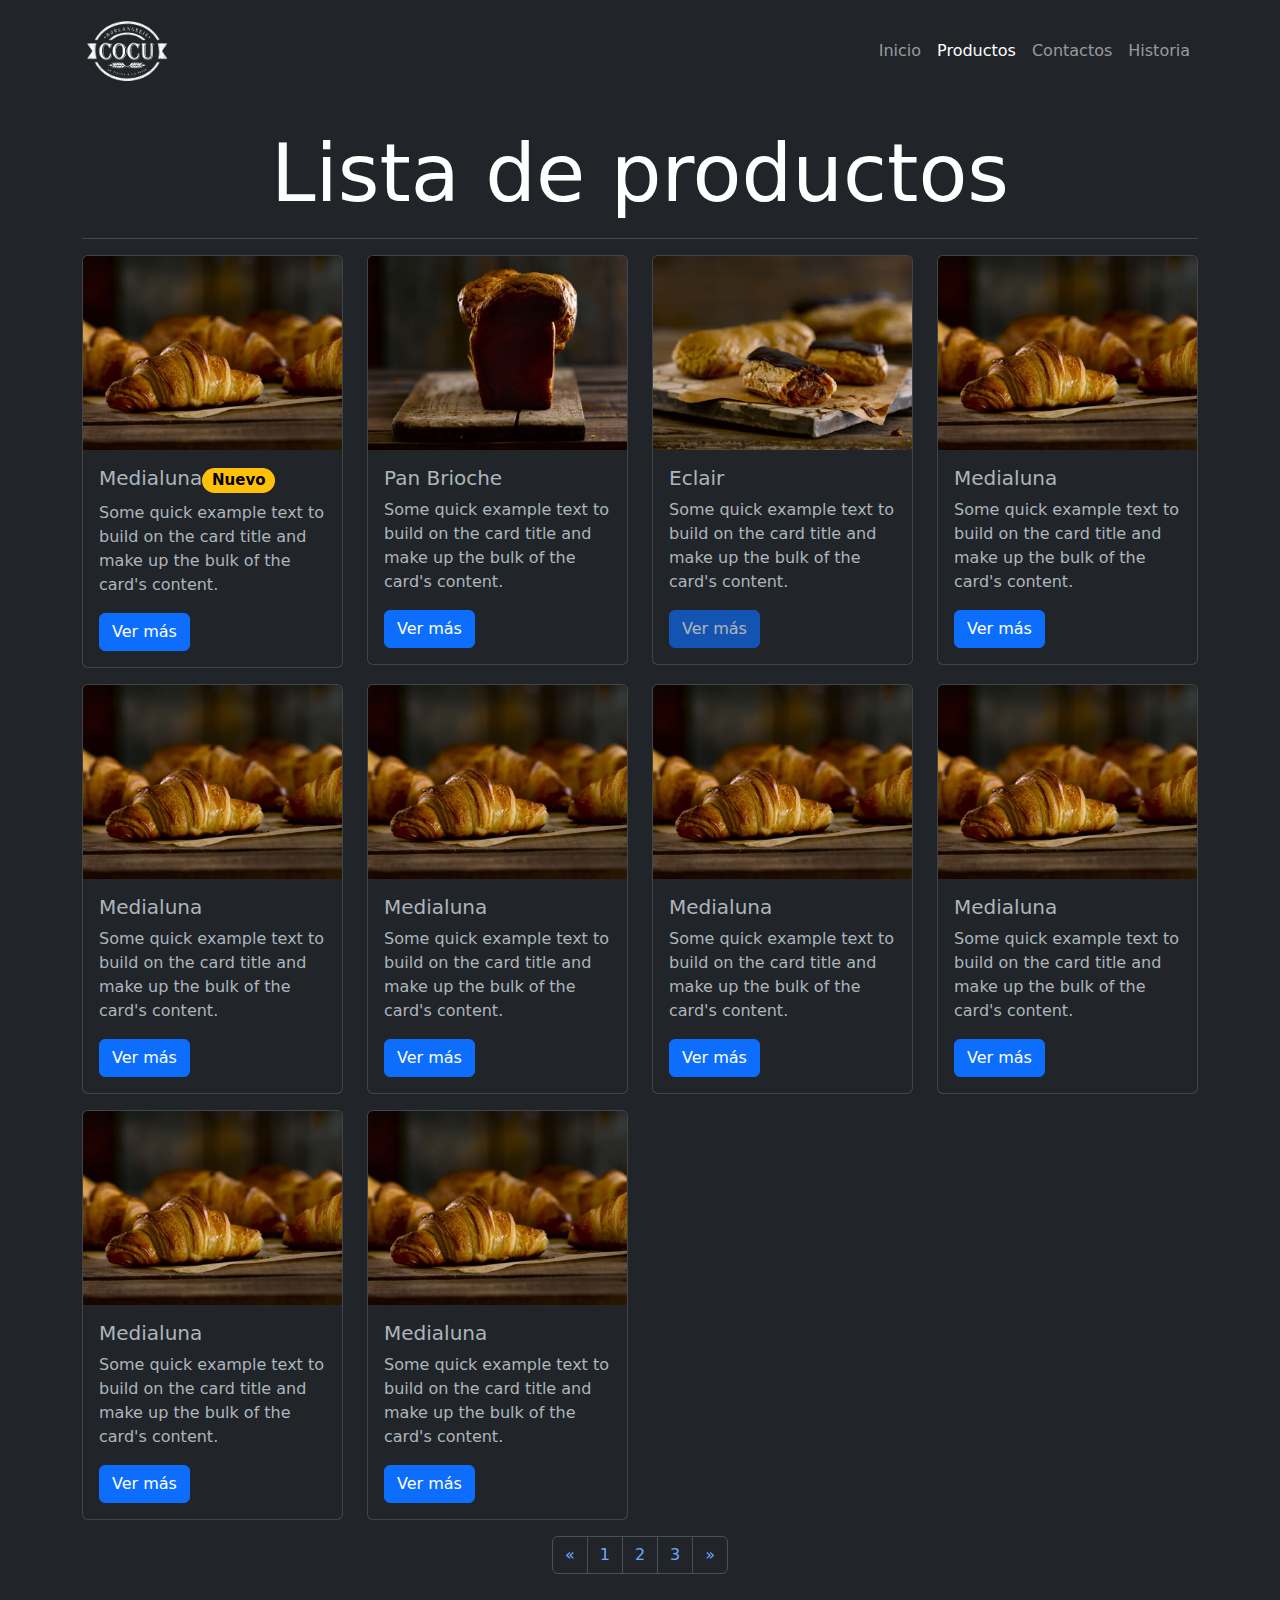
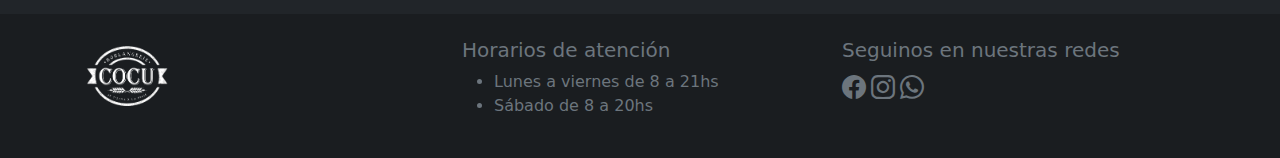
<file: pages/productos.html>
<!DOCTYPE html>
<html lang="es" data-bs-theme="dark">
  <head>
    <meta charset="UTF-8" />
    <meta http-equiv="X-UA-Compatible" content="IE=edge" />
    <meta name="viewport" content="width=device-width, initial-scale=1.0" />
    <meta name="description" content="Página oficial de la panaderia Cocu" />
    <meta name="author" content="Santiago Antich Llarrull" />
    <meta name="keywords" content="pan, panadería, cocu" />
    <link rel="stylesheet" href="/css/bootstrap.min.css" />
    <link
      rel="stylesheet"
      href="https://cdn.jsdelivr.net/npm/bootstrap-icons@1.10.2/font/bootstrap-icons.css"
    />
    <link rel="stylesheet" href="/css/style.css" />
    <title>Panaderia Cocu</title>
  </head>
  <body>
    <header>
      <nav class="navbar navbar-expand-lg bg-dark navbar-dark">
        <div class="container">
          <a class="navbar-brand" href="/index.html">
            <img
              src="/img/cocu_logo-450.png"
              alt="Logo de la panadería Cocu"
              width="90px"
            />
          </a>
          <button
            class="navbar-toggler"
            type="button"
            data-bs-toggle="collapse"
            data-bs-target="#navbarSupportedContent"
            aria-controls="navbarSupportedContent"
            aria-expanded="false"
            aria-label="Toggle navigation"
          >
            <span class="navbar-toggler-icon"></span>
          </button>
          <div class="collapse navbar-collapse" id="navbarSupportedContent">
            <ul class="navbar-nav ms-auto mb-2 mb-lg-0">
              <li class="nav-item">
                <a class="nav-link" aria-current="page" href="/index.html"
                  >Inicio</a
                >
              </li>
              <li class="nav-item">
                <a class="nav-link active" href="/pages/productos.html">Productos</a>
              </li>
              <li class="nav-item">
                <a class="nav-link" href="/pages/contactos.html">Contactos</a>
              </li>
              <li class="nav-item">
                <a class="nav-link" href="/pages/historia.html">Historia</a>
              </li>
            </ul>
          </div>
        </div>
      </nav>
    </header>
    <main class="container my-4">
        <h1 class="display-1 text-center">Lista de productos</h1>
        <hr>
        <section class="row">
            <aside class="column-md-6 col-lg-3 mb-3">
                <article class="card">
                    <img src="/img/productos/Croissant_00018_portfolio1.jpg" class="card-img-top" alt="Medialuna">
                    <div class="card-body">
                      <h5 class="card-title">Medialuna<span class="badge rounded-pill text-bg-warning">Nuevo</span></h5>
                      <p class="card-text">Some quick example text to build on the card title and make up the bulk of the card's content.</p>
                      <button class="btn btn-primary" data-bs-toggle="modal" data-bs-target="#modalProducto">Ver más</button>
                    </div>  
                </article> 
            </aside>
            <aside class="column-md-6 col-lg-3 mb-3">
                <article class="card">
                    <img src="/img/productos/Brioche-larga-oscura_00059_portfolio1.jpg" class="card-img-top" alt="Pan Brioche">
                    <div class="card-body">
                      <h5 class="card-title">Pan Brioche</h5>
                      <p class="card-text">Some quick example text to build on the card title and make up the bulk of the card's content.</p>
                      <a href="./productoPanBrioche.html" class="btn btn-primary">Ver más</a>
                    </div>  
                </article> 
            </aside>
            <aside class="column-md-6 col-lg-3 mb-3">
                <article class="card">
                    <img src="/img/productos/Eclair_00118_portfolio1.jpg" class="card-img-top" alt="Eclair">
                    <div class="card-body">
                      <h5 class="card-title">Eclair</h5>
                      <p class="card-text">Some quick example text to build on the card title and make up the bulk of the card's content.</p>
                      <a href="/pages/error404.html" class="btn btn-primary disabled">Ver más</a>
                    </div>  
                </article> 
            </aside>
            <aside class="column-md-6 col-lg-3 mb-3">
                <article class="card">
                    <img src="/img/productos/Croissant_00018_portfolio1.jpg" class="card-img-top" alt="Medialuna">
                    <div class="card-body">
                      <h5 class="card-title">Medialuna</h5>
                      <p class="card-text">Some quick example text to build on the card title and make up the bulk of the card's content.</p>
                      <a href="/pages/error404.html" class="btn btn-primary">Ver más</a>
                    </div>  
                </article> 
            </aside>
            <aside class="column-md-6 col-lg-3 mb-3">
                <article class="card">
                    <img src="/img/productos/Croissant_00018_portfolio1.jpg" class="card-img-top" alt="Medialuna">
                    <div class="card-body">
                      <h5 class="card-title">Medialuna</h5>
                      <p class="card-text">Some quick example text to build on the card title and make up the bulk of the card's content.</p>
                      <a href="/pages/error404.html" class="btn btn-primary">Ver más</a>
                    </div>  
                </article> 
            </aside>
            <aside class="column-md-6 col-lg-3 mb-3">
                <article class="card">
                    <img src="/img/productos/Croissant_00018_portfolio1.jpg" class="card-img-top" alt="Medialuna">
                    <div class="card-body">
                      <h5 class="card-title">Medialuna</h5>
                      <p class="card-text">Some quick example text to build on the card title and make up the bulk of the card's content.</p>
                      <a href="/pages/error404.html" class="btn btn-primary">Ver más</a>
                    </div>  
                </article> 
            </aside>
            <aside class="column-md-6 col-lg-3 mb-3">
                <article class="card">
                    <img src="/img/productos/Croissant_00018_portfolio1.jpg" class="card-img-top" alt="Medialuna">
                    <div class="card-body">
                      <h5 class="card-title">Medialuna</h5>
                      <p class="card-text">Some quick example text to build on the card title and make up the bulk of the card's content.</p>
                      <a href="/pages/error404.html" class="btn btn-primary">Ver más</a>
                    </div>  
                </article> 
            </aside>
            <aside class="column-md-6 col-lg-3 mb-3">
                <article class="card">
                    <img src="/img/productos/Croissant_00018_portfolio1.jpg" class="card-img-top" alt="Medialuna">
                    <div class="card-body">
                      <h5 class="card-title">Medialuna</h5>
                      <p class="card-text">Some quick example text to build on the card title and make up the bulk of the card's content.</p>
                      <a href="/pages/error404.html" class="btn btn-primary">Ver más</a>
                    </div>  
                </article> 
            </aside>
            <aside class="column-md-6 col-lg-3 mb-3">
                <article class="card">
                    <img src="/img/productos/Croissant_00018_portfolio1.jpg" class="card-img-top" alt="Medialuna">
                    <div class="card-body">
                      <h5 class="card-title">Medialuna</h5>
                      <p class="card-text">Some quick example text to build on the card title and make up the bulk of the card's content.</p>
                      <a href="/pages/error404.html" class="btn btn-primary">Ver más</a>
                    </div>  
                </article> 
            </aside>
            <aside class="column-md-6 col-lg-3 mb-3">
                <article class="card">
                    <img src="/img/productos/Croissant_00018_portfolio1.jpg" class="card-img-top" alt="Medialuna">
                    <div class="card-body">
                      <h5 class="card-title">Medialuna</h5>
                      <p class="card-text">Some quick example text to build on the card title and make up the bulk of the card's content.</p>
                      <a href="/pages/error404.html" class="btn btn-primary">Ver más</a>
                    </div>  
                </article> 
            </aside>
        </section>
        <!-- Modal de la medialuna -->
        <section class="modal fade" id="modalProducto" tabindex="-1" aria-labelledby="modalProductoLabel" aria-hidden="true">
            <div class="modal-dialog">
              <div class="modal-content">
                <div class="modal-header">
                  <h2 class="modal-title fs-5" id="modalProductoLabel">Medialuna</h2>
                  <button type="button" class="btn-close" data-bs-dismiss="modal" aria-label="Close"></button>
                </div>
                <div class="modal-body">
                  <!-- <button class="btn btn-danger" data-bs-dismiss="modal">Cerrar modal</button> -->
                  <img class="mb-3 w-100" src="/img/productos/Croissant_00018_portfolio1.jpg" alt="Medialuna">
                  <p>Lorem ipsum dolor sit amet consectetur adipisicing elit. Facilis, iusto!</p>
                  <p><b>Precio: $500</b></p>
                </div>
              </div>
            </div>
          </section>
          <nav aria-label="Page navigation example">
            <ul class="pagination justify-content-center">
              <li class="page-item">
                <a class="page-link" href="/pages/productos.html" aria-label="Previous">
                  <span aria-hidden="true">&laquo;</span>
                </a>
              </li>
              <li class="page-item"><a class="page-link" href="/pages/productos.html">1</a></li>
              <li class="page-item"><a class="page-link" href="/pages/error404.html">2</a></li>
              <li class="page-item"><a class="page-link" href="/pages/error404.html">3</a></li>
              <li class="page-item">
                <a class="page-link" href="/pages/error404.html" aria-label="Next">
                  <span aria-hidden="true">&raquo;</span>
                </a>
              </li>
            </ul>
          </nav>
    </main>
    <footer class="bg-dark-subtle text-secondary py-4 logoFooter">
      <section class="container">
        <article class="row">
          <aside class="col-md-4">
            <img width="90px" src="/img/cocu_logo-450.png" alt="Logo panadería Cocu">
          </aside>
          <aside class="col-md-4">
            <h5 class="text-secondary">Horarios de atención</h5>
            <ul>
              <li>Lunes a viernes de 8 a 21hs</li>
              <li>Sábado de 8 a 20hs</li>
            </ul>
          </aside>
          <aside class="col-md-4">
            <h5 class="text-secondary">Seguinos en nuestras redes</h5>
            <div class="text-center text-md-start">
            <a class="text-secondary fs-4" href="/pages/error404.html"><i class="bi bi-facebook"></i></a>
            <a class="text-secondary fs-4" href="/pages/error404.html"><i class="bi bi-instagram"></i></a>
            <a class="text-secondary fs-4" href="/pages/error404.html"><i class="bi bi-whatsapp"></i></a>
          </div>
          </aside>
        </article>
      </section>
    </footer>
    <script src="/js/bootstrap.min.js"></script>
  </body>
</html>
</file>
<file: css/style.css>
body{
    display: flex;
    flex-direction: column;
    min-height: 100vh;
}

main{
    flex-grow: 1;
}
.filtroCategorias{
    filter: grayscale(60%);
}
.filtroCategorias:hover{
    filter: grayscale(0%);
    transition: 400ms;
}
@media all and (max-width:767px){
    .banner{
        height: 250px;
        object-fit: cover;
    }
    .logoFooter{
        text-align: center;
    }
}
#enviarContacto{
    background-color: ;
}
</file>
<file: extras/03-panaderiaCocu/css/style.css>
body{
    display: flex;
    flex-direction: column;
}

main{
    min-height: 100vh;
}


@media all and (max-width:767px){
    .banner{
        height: 250px;
        object-fit: cover;
    }
}
</file>
